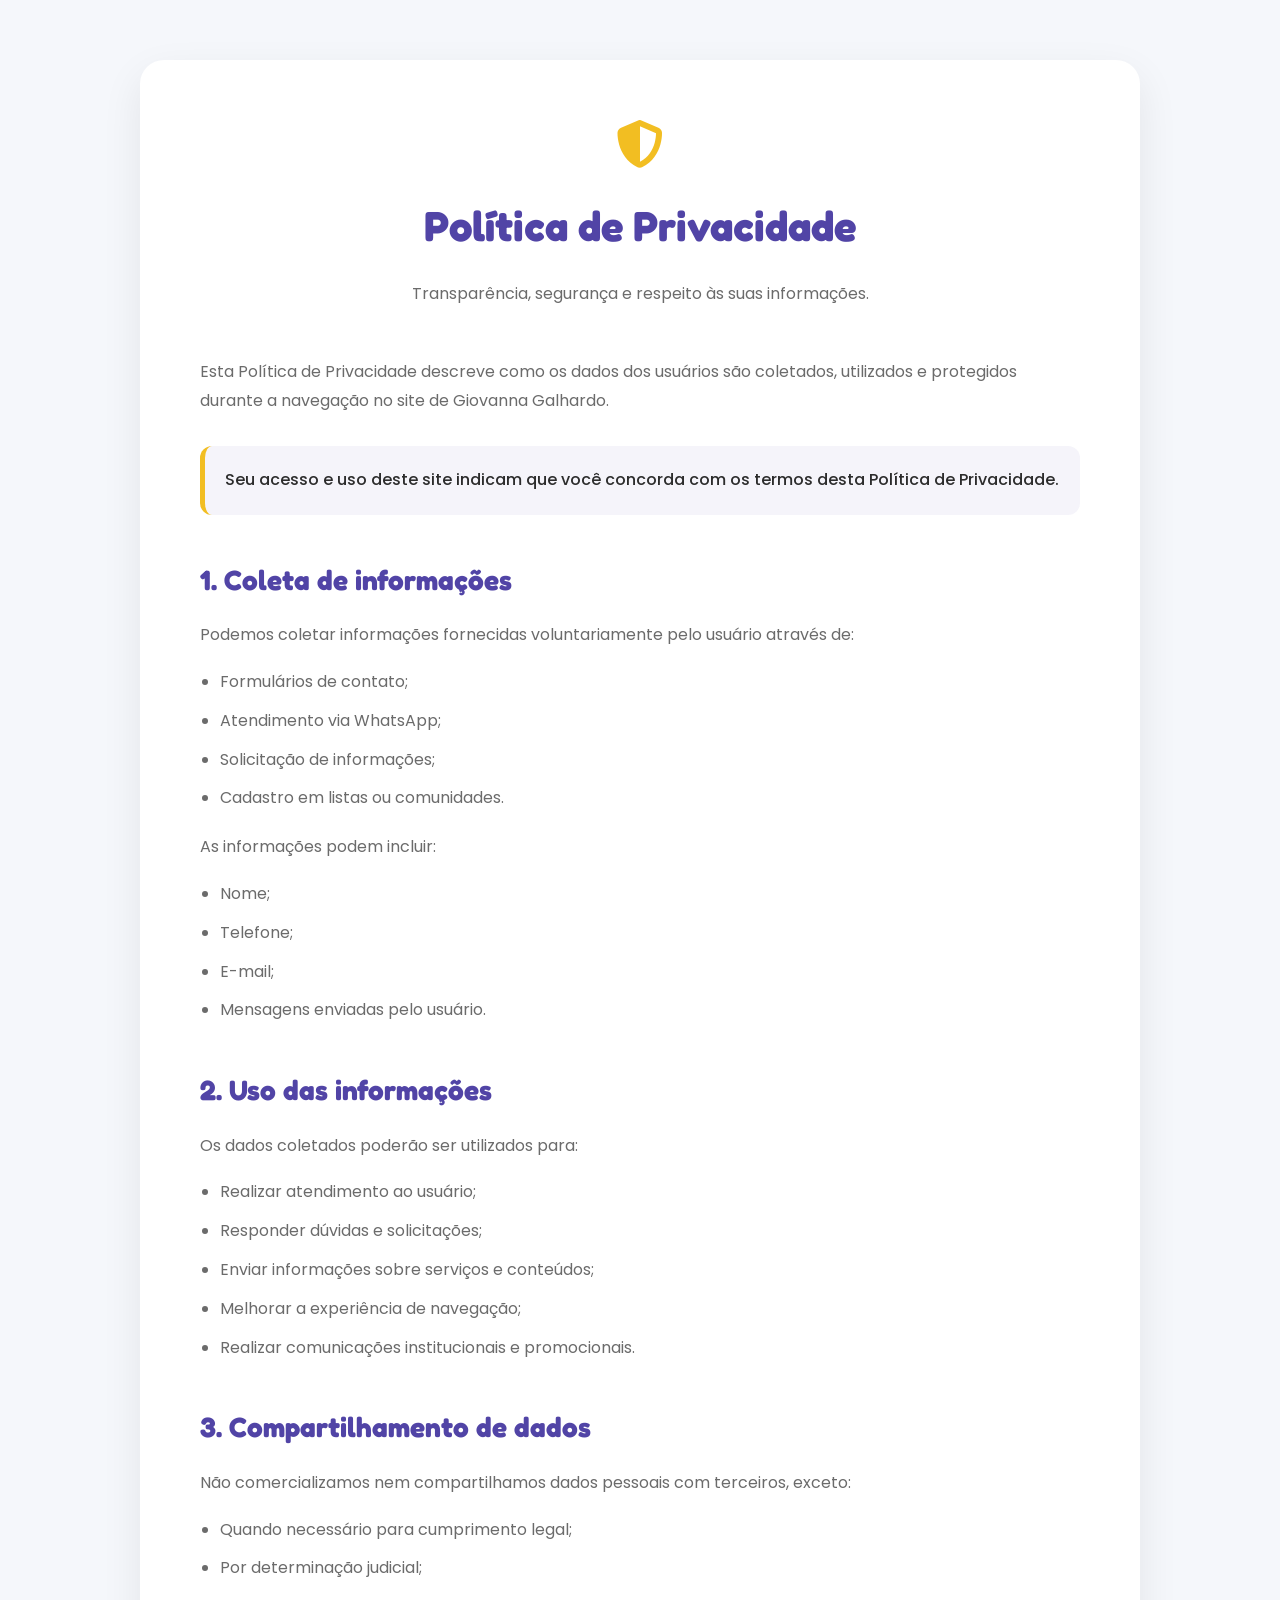
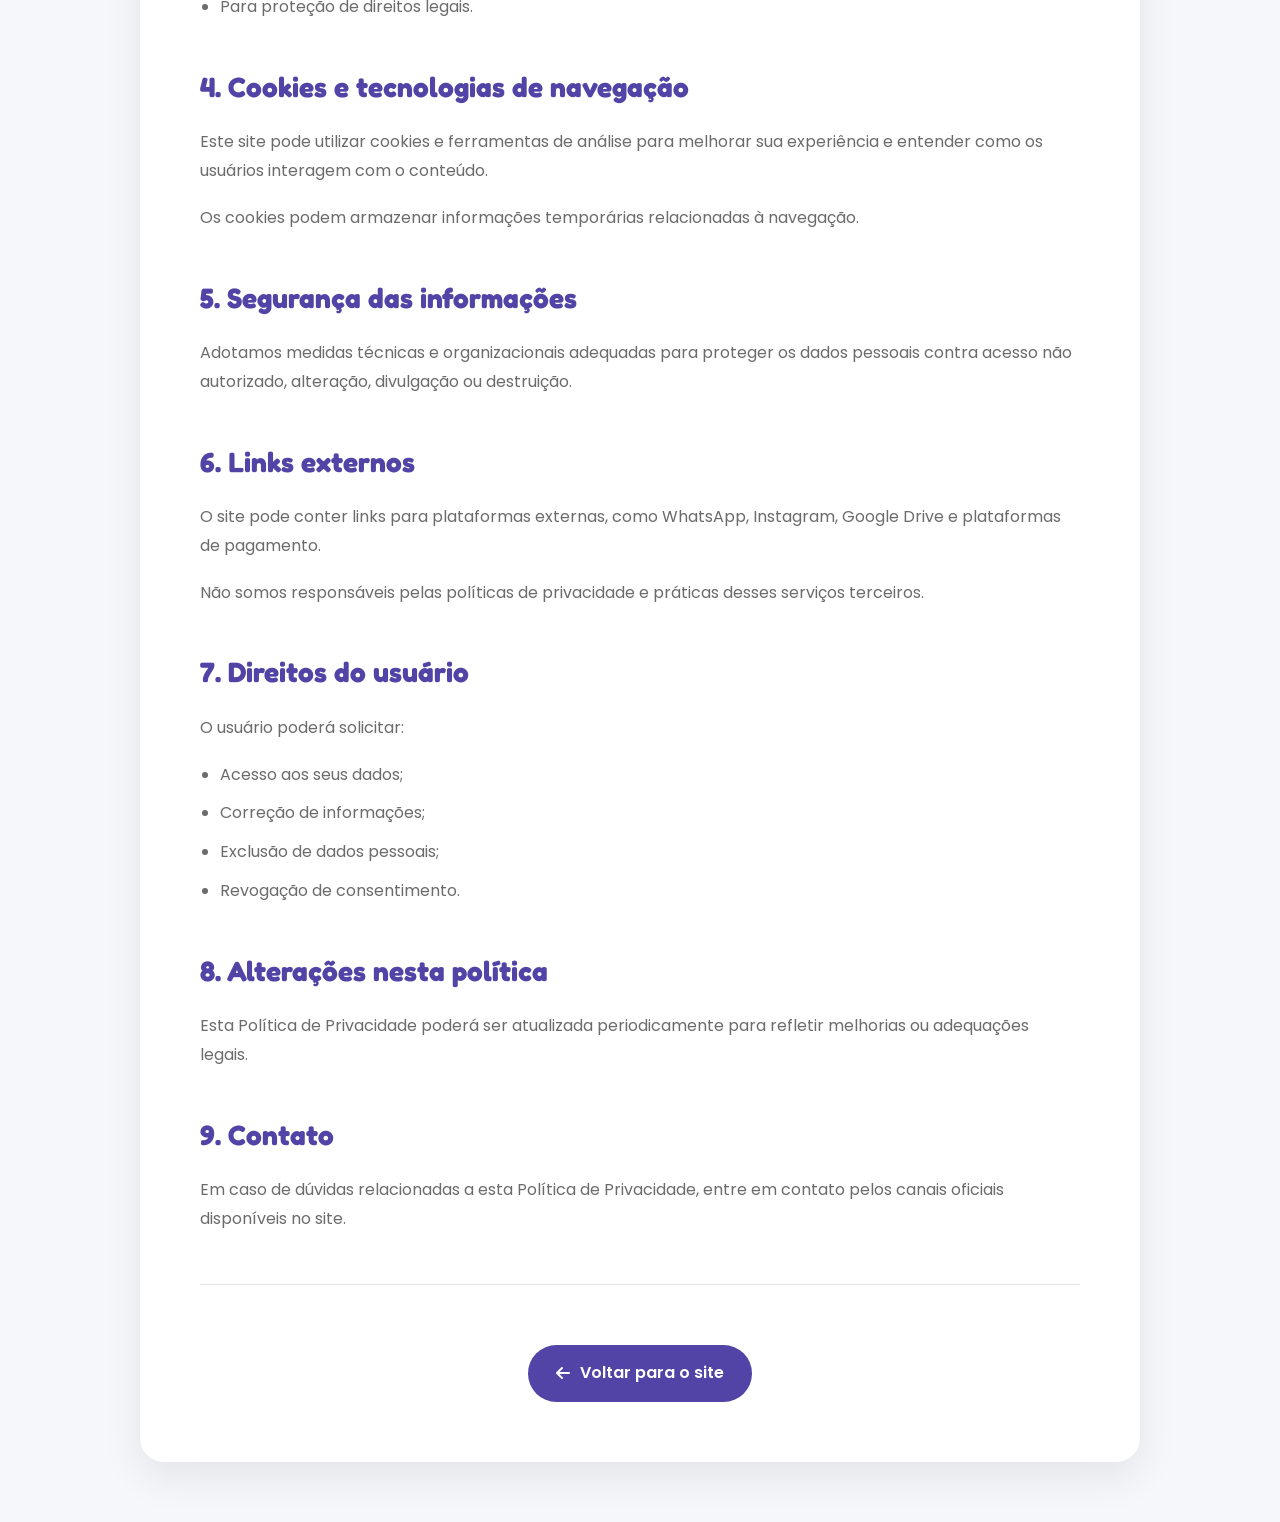
<file: politica-privacidade.html>
<!DOCTYPE html>
<html lang="pt-BR">

<head>
    <meta charset="UTF-8">
    <meta name="viewport" content="width=device-width, initial-scale=1.0">

    <title>Política de Privacidade | Giovanna Galhardo</title>

    <meta name="description"
        content="Política de Privacidade do site Giovanna Galhardo - Fisioterapeuta Especialista.">

    <!-- Google Fonts -->
    <link
        href="https://fonts.googleapis.com/css2?family=Fredoka:wght@400;500;600;700&family=Poppins:wght@400;500;600;700&display=swap"
        rel="stylesheet">

    <!-- Font Awesome -->
    <link rel="stylesheet"
        href="https://cdnjs.cloudflare.com/ajax/libs/font-awesome/6.4.0/css/all.min.css">

    <style>
        :root {
            --purple: #5144A6;
            --yellow: #F2BE22;
            --text-dark: #2C2C2C;
            --text-light: #6B6B6B;
            --bg-light: #F5F7FB;
            --white: #FFFFFF;
        }

        * {
            margin: 0;
            padding: 0;
            box-sizing: border-box;
        }

        body {
            font-family: 'Poppins', sans-serif;
            background: var(--bg-light);
            color: var(--text-dark);
            line-height: 1.8;
        }

        .privacy-wrapper {
            padding: 60px 20px;
        }

        .privacy-container {
            max-width: 1000px;
            margin: 0 auto;
            background: var(--white);
            border-radius: 24px;
            padding: 60px;
            box-shadow: 0 15px 40px rgba(0, 0, 0, 0.08);
        }

        .privacy-header {
            text-align: center;
            margin-bottom: 50px;
        }

        .privacy-header i {
            font-size: 48px;
            color: var(--yellow);
            margin-bottom: 20px;
        }

        .privacy-header h1 {
            font-family: 'Fredoka', sans-serif;
            font-size: 42px;
            color: var(--purple);
            margin-bottom: 16px;
        }

        .privacy-header p {
            color: var(--text-light);
            font-size: 16px;
        }

        .privacy-content h2 {
            font-family: 'Fredoka', sans-serif;
            color: var(--purple);
            font-size: 28px;
            margin-top: 40px;
            margin-bottom: 16px;
        }

        .privacy-content p {
            color: var(--text-light);
            margin-bottom: 18px;
            font-size: 16px;
        }

        .privacy-content ul {
            padding-left: 20px;
            margin-bottom: 20px;
        }

        .privacy-content ul li {
            margin-bottom: 10px;
            color: var(--text-light);
        }

        .highlight-box {
            background: rgba(81, 68, 166, 0.06);
            border-left: 5px solid var(--yellow);
            padding: 20px;
            border-radius: 12px;
            margin: 30px 0;
        }

        .highlight-box p {
            margin: 0;
            color: var(--text-dark);
            font-weight: 500;
        }

        .privacy-footer {
            margin-top: 50px;
            padding-top: 30px;
            border-top: 1px solid #E5E5E5;
            text-align: center;
        }

        .privacy-footer p {
            color: var(--text-light);
            font-size: 14px;
        }

        .btn-back {
            display: inline-flex;
            align-items: center;
            gap: 10px;
            margin-top: 30px;
            background: var(--purple);
            color: white;
            padding: 14px 28px;
            border-radius: 40px;
            text-decoration: none;
            font-weight: 600;
            transition: all 0.3s ease;
        }

        .btn-back:hover {
            transform: translateY(-2px);
            opacity: 0.9;
        }

        @media (max-width: 768px) {

            .privacy-container {
                padding: 35px 24px;
            }

            .privacy-header h1 {
                font-size: 32px;
            }

            .privacy-content h2 {
                font-size: 24px;
            }

            .privacy-content p,
            .privacy-content li {
                font-size: 15px;
            }
        }
    </style>
</head>

<body>

    <section class="privacy-wrapper">

        <div class="privacy-container">

            <div class="privacy-header">
                <i class="fas fa-shield-alt"></i>

                <h1>Política de Privacidade</h1>

                <p>
                    Transparência, segurança e respeito às suas informações.
                </p>
            </div>

            <div class="privacy-content">

                <p>
                    Esta Política de Privacidade descreve como os dados dos usuários
                    são coletados, utilizados e protegidos durante a navegação
                    no site de Giovanna Galhardo.
                </p>

                <div class="highlight-box">
                    <p>
                        Seu acesso e uso deste site indicam que você concorda
                        com os termos desta Política de Privacidade.
                    </p>
                </div>

                <h2>1. Coleta de informações</h2>

                <p>
                    Podemos coletar informações fornecidas voluntariamente
                    pelo usuário através de:
                </p>

                <ul>
                    <li>Formulários de contato;</li>
                    <li>Atendimento via WhatsApp;</li>
                    <li>Solicitação de informações;</li>
                    <li>Cadastro em listas ou comunidades.</li>
                </ul>

                <p>
                    As informações podem incluir:
                </p>

                <ul>
                    <li>Nome;</li>
                    <li>Telefone;</li>
                    <li>E-mail;</li>
                    <li>Mensagens enviadas pelo usuário.</li>
                </ul>

                <h2>2. Uso das informações</h2>

                <p>
                    Os dados coletados poderão ser utilizados para:
                </p>

                <ul>
                    <li>Realizar atendimento ao usuário;</li>
                    <li>Responder dúvidas e solicitações;</li>
                    <li>Enviar informações sobre serviços e conteúdos;</li>
                    <li>Melhorar a experiência de navegação;</li>
                    <li>Realizar comunicações institucionais e promocionais.</li>
                </ul>

                <h2>3. Compartilhamento de dados</h2>

                <p>
                    Não comercializamos nem compartilhamos dados pessoais
                    com terceiros, exceto:
                </p>

                <ul>
                    <li>Quando necessário para cumprimento legal;</li>
                    <li>Por determinação judicial;</li>
                    <li>Para proteção de direitos legais.</li>
                </ul>

                <h2>4. Cookies e tecnologias de navegação</h2>

                <p>
                    Este site pode utilizar cookies e ferramentas de análise
                    para melhorar sua experiência e entender como os usuários
                    interagem com o conteúdo.
                </p>

                <p>
                    Os cookies podem armazenar informações temporárias
                    relacionadas à navegação.
                </p>

                <h2>5. Segurança das informações</h2>

                <p>
                    Adotamos medidas técnicas e organizacionais adequadas
                    para proteger os dados pessoais contra acesso não autorizado,
                    alteração, divulgação ou destruição.
                </p>

                <h2>6. Links externos</h2>

                <p>
                    O site pode conter links para plataformas externas,
                    como WhatsApp, Instagram, Google Drive e plataformas
                    de pagamento.
                </p>

                <p>
                    Não somos responsáveis pelas políticas de privacidade
                    e práticas desses serviços terceiros.
                </p>

                <h2>7. Direitos do usuário</h2>

                <p>
                    O usuário poderá solicitar:
                </p>

                <ul>
                    <li>Acesso aos seus dados;</li>
                    <li>Correção de informações;</li>
                    <li>Exclusão de dados pessoais;</li>
                    <li>Revogação de consentimento.</li>
                </ul>

                <h2>8. Alterações nesta política</h2>

                <p>
                    Esta Política de Privacidade poderá ser atualizada
                    periodicamente para refletir melhorias ou adequações legais.
                </p>

                <h2>9. Contato</h2>

                <p>
                    Em caso de dúvidas relacionadas a esta Política de Privacidade,
                    entre em contato pelos canais oficiais disponíveis no site.
                </p>

            </div>

            <div class="privacy-footer">
                <a href="index.html" class="btn-back">
                    <i class="fas fa-arrow-left"></i>
                    Voltar para o site
                </a>

            </div>

        </div>

    </section>

</body>
</html>
</file>
